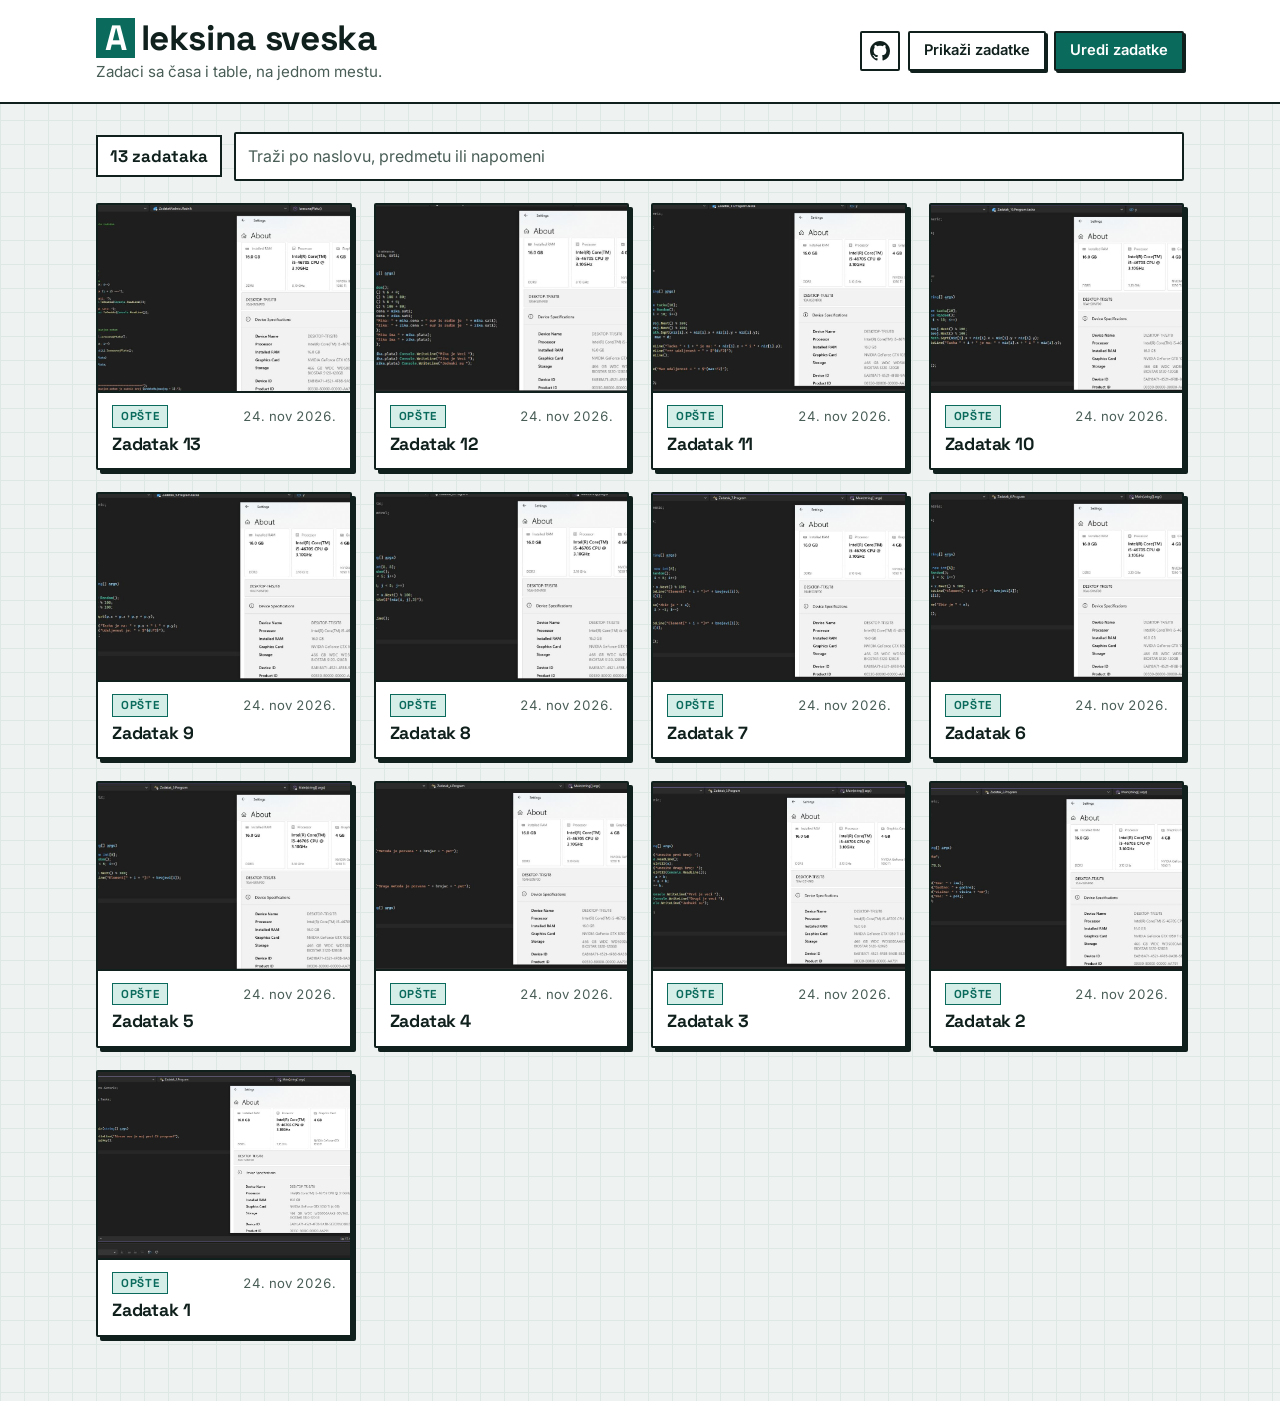
<file: index.html>
<!doctype html>
<html lang="sr">
<head>
  <meta charset="utf-8">
  <meta name="viewport" content="width=device-width, initial-scale=1">
  <title>Aleksina sveska</title>
  <meta name="color-scheme" content="light dark">
  <link rel="preconnect" href="https://fonts.googleapis.com">
  <link rel="preconnect" href="https://fonts.gstatic.com" crossorigin>
  <link rel="stylesheet" href="https://fonts.googleapis.com/css2?family=Inter:wght@400;500;600;700&family=Space+Grotesk:wght@500;700&display=swap">
  <link rel="stylesheet" href="style.css">
</head>
<body>
  <header class="site-head">
    <div class="wrap">
      <div class="brand">
        <h1><span class="mark">A</span>leksina sveska</h1>
        <p>Zadaci sa časa i table, na jednom mestu.</p>
      </div>
      <nav class="head-actions" aria-label="Glavna navigacija">
        <a class="btn" href="zadaci.html">Prikaži zadatke</a>
        <a class="btn btn-primary" href="upload.html">Uredi zadatke</a>
      </nav>
    </div>
  </header>

  <main class="wrap">
    <div class="toolbar" id="toolbar" hidden>
      <span class="count" id="count" aria-live="polite"></span>
      <label class="search">
        <span class="visually-hidden">Pretraga zadataka</span>
        <input type="search" id="search" placeholder="Traži po naslovu, predmetu ili napomeni" autocomplete="off">
      </label>
    </div>
    <div id="gallery"><p class="state" role="status">Učitavanje.</p></div>
  </main>

  <div class="lightbox" id="lightbox" role="dialog" aria-modal="true" aria-labelledby="lbTitle" hidden>
    <div class="lb-bar">
      <div class="lb-info">
        <h2 id="lbTitle"></h2>
        <div class="lb-meta"><span class="tag" id="lbSubject"></span><span id="lbDate"></span></div>
      </div>
      <div class="lb-tools">
        <button type="button" class="lb-btn" data-act="out" aria-label="Umanji">−</button>
        <span class="lb-zoom" id="lbZoom" aria-live="polite">100%</span>
        <button type="button" class="lb-btn" data-act="in" aria-label="Uvećaj">+</button>
        <button type="button" class="lb-btn" data-act="fit">Uklopi</button>
        <a class="lb-btn" id="lbOriginal" target="_blank" rel="noopener">Original</a>
        <button type="button" class="lb-btn" data-act="close" id="lbClose" aria-label="Zatvori">×</button>
      </div>
    </div>
    <div class="lb-stage" id="lbStage">
      <img class="lb-img" id="lbImg" alt="" draggable="false">
    </div>
    <div class="lb-foot">
      <p class="lb-note" id="lbNote" hidden></p>
      <p class="lb-hint">Točkić, dupli klik ili + / − za zum · prevuci za pomeranje · Esc zatvara</p>
    </div>
  </div>

  <script src="config.js"></script>
  <script src="common.js"></script>
  <script>
  "use strict";
  (function () {
    const gallery = document.getElementById("gallery");
    const toolbar = document.getElementById("toolbar");
    const countEl = document.getElementById("count");
    const search = document.getElementById("search");
    let entries = [];

    function state(text, kind) {
      gallery.innerHTML = '<p class="state' + (kind === "error" ? " state-error" : "") + '" role="' +
        (kind === "error" ? "alert" : "status") + '">' + esc(text) + "</p>";
    }

    function render() {
      const q = norm(search.value.trim());
      const shown = entries
        .map((e, i) => ({ e, i }))
        .filter(({ e }) => !q || norm(e.title + " " + (e.subject || "") + " " + (e.note || "")).includes(q));

      countEl.textContent = q
        ? plural(shown.length, "zadatak", "zadatka", "zadataka") + " od " + entries.length
        : plural(entries.length, "zadatak", "zadatka", "zadataka");

      if (!shown.length) return state("Nijedan zadatak ne odgovara pretrazi.");
      gallery.innerHTML = '<div class="grid">' + shown.map(({ e, i }) =>
        '<div class="card" tabindex="0" role="button" data-i="' + i + '" aria-label="Otvori: ' + esc(e.title) + '">' +
          '<img class="card-img" src="' + esc(e.imagePath) + '" alt="" loading="lazy">' +
          '<div class="card-body">' +
            '<div class="card-top"><span class="tag">' + esc(e.subject || "Opšte") + '</span>' +
            '<span class="date">' + esc(fmtDate(e.createdAt)) + "</span></div>" +
            '<h2 class="card-title">' + esc(e.title) + "</h2>" +
          "</div></div>").join("") + "</div>";
    }

    function openFromEvent(ev) {
      const card = ev.target.closest("[data-i]");
      if (card) Lightbox.open(entries[Number(card.dataset.i)], card);
    }
    gallery.addEventListener("click", openFromEvent);
    gallery.addEventListener("keydown", (ev) => {
      if (ev.key === "Enter" || ev.key === " ") {
        if (!ev.target.matches("[data-i]")) return;
        ev.preventDefault();
        openFromEvent(ev);
      }
    });
    search.addEventListener("input", render);

    /* ---------- Lightbox ---------- */
    const Lightbox = (function () {
      const box = document.getElementById("lightbox");
      const stage = document.getElementById("lbStage");
      const img = document.getElementById("lbImg");
      const zoomEl = document.getElementById("lbZoom");
      const closeBtn = document.getElementById("lbClose");
      const MIN = 1, MAX = 8;

      // z je zum u odnosu na "uklopljeno" (1 = 100%). base je razmera koja sliku uklapa
      // u prostor, nikad veća od 1, pa 100% nikad ne uvećava sliku iznad prirodne veličine.
      let natW = 0, natH = 0, base = 1, z = 1, x = 0, y = 0;
      let opener = null;
      const pointers = new Map();
      let last = null, moved = false;

      const scale = () => base * z;

      function clamp() {
        const w = natW * scale(), h = natH * scale();
        const sw = stage.clientWidth, sh = stage.clientHeight;
        x = w <= sw ? (sw - w) / 2 : Math.min(0, Math.max(sw - w, x));
        y = h <= sh ? (sh - h) / 2 : Math.min(0, Math.max(sh - h, y));
      }

      function apply() {
        clamp();
        img.style.transform = "translate(" + x + "px," + y + "px) scale(" + scale() + ")";
        zoomEl.textContent = Math.round(z * 100) + "%";
      }

      function fit() {
        if (!natW) return;
        base = Math.min(stage.clientWidth / natW, stage.clientHeight / natH, 1);
        z = 1;
        apply();
      }

      /** Zum oko tačke (px, py) u koordinatama prostora: ta tačka slike ostaje na mestu. */
      function zoomAt(newZ, px, py) {
        newZ = Math.min(MAX, Math.max(MIN, newZ));
        const k = newZ / z;
        x = px - (px - x) * k;
        y = py - (py - y) * k;
        z = newZ;
        apply();
      }

      const center = () => [stage.clientWidth / 2, stage.clientHeight / 2];
      function local(ev) {
        const r = stage.getBoundingClientRect();
        return [ev.clientX - r.left, ev.clientY - r.top];
      }

      stage.addEventListener("wheel", (ev) => {
        ev.preventDefault();
        const [px, py] = local(ev);
        zoomAt(ev.deltaY < 0 ? z * 1.18 : z / 1.18, px, py);
      }, { passive: false });

      // Trenutno stanje prstiju: sredina i razmak (za pinch). Pamti se pri svakom
      // pritisku i podizanju, pa prvi pokret ne gubi korak i nema skoka.
      function snapshot() {
        const pts = [...pointers.values()];
        if (!pts.length) return null;
        if (pts.length === 1) return { n: 1, mx: pts[0][0], my: pts[0][1], d: 0 };
        const [a, b] = pts;
        return { n: 2, mx: (a[0] + b[0]) / 2, my: (a[1] + b[1]) / 2, d: Math.hypot(a[0] - b[0], a[1] - b[1]) };
      }

      stage.addEventListener("pointerdown", (ev) => {
        try { stage.setPointerCapture(ev.pointerId); } catch (_) { /* pointer već nestao */ }
        if (!pointers.size) moved = false;
        pointers.set(ev.pointerId, local(ev));
        last = snapshot();
        stage.classList.add("dragging");
      });

      stage.addEventListener("pointermove", (ev) => {
        if (!pointers.has(ev.pointerId)) return;
        pointers.set(ev.pointerId, local(ev));
        const cur = snapshot();
        if (last && last.n === cur.n) {
          const dx = cur.mx - last.mx, dy = cur.my - last.my;
          if (Math.abs(dx) + Math.abs(dy) > 2) moved = true;
          x += dx; y += dy;
          if (cur.n === 2 && last.d > 0) zoomAt(z * (cur.d / last.d), cur.mx, cur.my);
          else apply();
        }
        last = cur;
      });

      function release(ev) {
        pointers.delete(ev.pointerId);
        last = snapshot(); // preostali prst nastavlja prevlačenje bez skoka
        if (!pointers.size) stage.classList.remove("dragging");
      }
      stage.addEventListener("pointerup", release);
      stage.addEventListener("pointercancel", release);

      stage.addEventListener("dblclick", (ev) => {
        if (moved) { moved = false; return; }
        if (z > 1.05) return fit();
        const [px, py] = local(ev);
        zoomAt(2.6, px, py);
      });

      box.addEventListener("click", (ev) => {
        const btn = ev.target.closest("[data-act]");
        if (!btn) return;
        const [cx, cy] = center();
        const act = btn.dataset.act;
        if (act === "in") zoomAt(z * 1.35, cx, cy);
        else if (act === "out") zoomAt(z / 1.35, cx, cy);
        else if (act === "fit") fit();
        else if (act === "close") close();
      });

      function onKey(ev) {
        const [cx, cy] = center();
        if (ev.key === "Escape") { ev.preventDefault(); close(); }
        else if (ev.key === "+" || ev.key === "=") { ev.preventDefault(); zoomAt(z * 1.3, cx, cy); }
        else if (ev.key === "-" || ev.key === "_") { ev.preventDefault(); zoomAt(z / 1.3, cx, cy); }
        else if (ev.key === "0") { ev.preventDefault(); fit(); }
        else if (ev.key === "Tab") trapFocus(ev);
      }

      function trapFocus(ev) {
        const items = [...box.querySelectorAll("button, a[href]")].filter((n) => n.offsetParent !== null);
        if (!items.length) return;
        const first = items[0], lastItem = items[items.length - 1];
        if (ev.shiftKey && document.activeElement === first) { ev.preventDefault(); lastItem.focus(); }
        else if (!ev.shiftKey && document.activeElement === lastItem) { ev.preventDefault(); first.focus(); }
      }

      function open(e, from) {
        opener = from || null;
        document.getElementById("lbTitle").textContent = e.title;
        document.getElementById("lbSubject").textContent = e.subject || "Opšte";
        document.getElementById("lbDate").textContent = fmtDate(e.createdAt);
        const note = document.getElementById("lbNote");
        note.textContent = e.note || "";
        note.hidden = !e.note;
        document.getElementById("lbOriginal").href = e.imagePath;

        natW = natH = 0;
        img.style.transform = "scale(0)";
        img.onload = () => { natW = img.naturalWidth; natH = img.naturalHeight; fit(); };
        img.alt = e.title;
        img.src = e.imagePath;

        box.hidden = false;
        document.body.classList.add("no-scroll");
        document.addEventListener("keydown", onKey);
        window.addEventListener("resize", fit);
        if (img.complete && img.naturalWidth) img.onload();
        closeBtn.focus();
      }

      function close() {
        box.hidden = true;
        document.body.classList.remove("no-scroll");
        document.removeEventListener("keydown", onKey);
        window.removeEventListener("resize", fit);
        pointers.clear();
        img.onload = null;
        img.removeAttribute("src");
        if (opener && opener.isConnected) opener.focus();
        opener = null;
      }

      return { open };
    })();

    mountGithubLink();
    loadEntries().then((list) => {
      entries = list;
      if (!entries.length) return state("Nema još nijednog zadatka.");
      toolbar.hidden = false;
      render();
    }).catch(() => state("Ne mogu da učitam svesku. Osveži stranicu za koji trenutak.", "error"));
  })();
  </script>
</body>
</html>
</file>
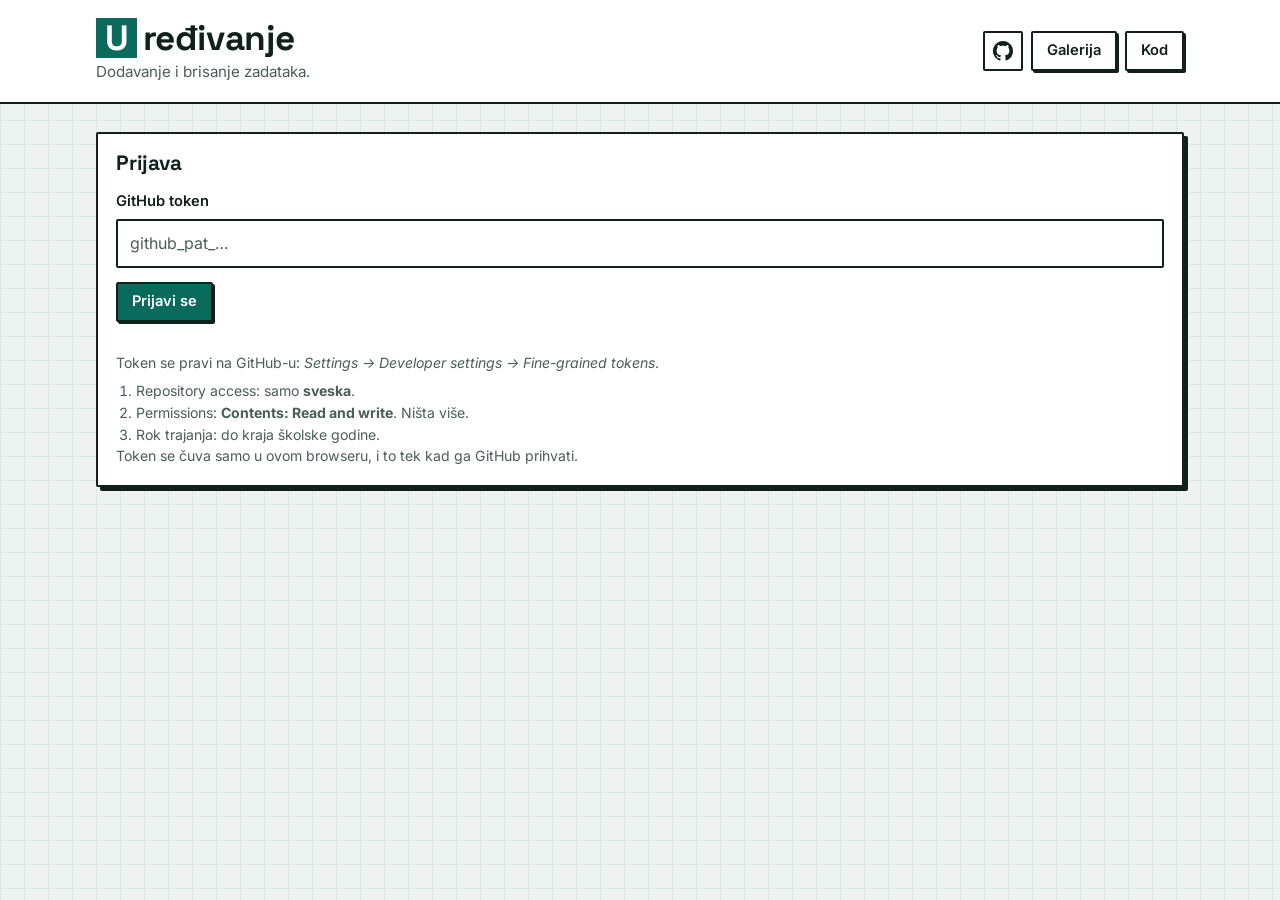
<file: upload.html>
<!doctype html>
<html lang="sr">
<head>
  <meta charset="utf-8">
  <meta name="viewport" content="width=device-width, initial-scale=1">
  <title>Uređivanje · Aleksina sveska</title>
  <meta name="color-scheme" content="light dark">
  <meta name="robots" content="noindex">
  <link rel="preconnect" href="https://fonts.googleapis.com">
  <link rel="preconnect" href="https://fonts.gstatic.com" crossorigin>
  <link rel="stylesheet" href="https://fonts.googleapis.com/css2?family=Inter:wght@400;500;600;700&family=JetBrains+Mono:wght@400;500&family=Space+Grotesk:wght@500;700&display=swap">
  <link rel="stylesheet" href="style.css">
</head>
<body>
  <header class="site-head">
    <div class="wrap">
      <div class="brand">
        <h1><span class="mark">U</span>ređivanje</h1>
        <p>Dodavanje i brisanje zadataka.</p>
      </div>
      <nav class="head-actions" aria-label="Glavna navigacija">
        <a class="btn" href="index.html">Galerija</a>
        <a class="btn" href="zadaci.html">Kod</a>
      </nav>
    </div>
  </header>

  <main class="wrap">
    <!-- Prijava -->
    <section class="panel" id="loginBox" aria-labelledby="loginTitle">
      <h2 id="loginTitle">Prijava</h2>
      <form id="loginForm" novalidate>
        <div class="field">
          <label for="tokenInput">GitHub token</label>
          <input type="password" id="tokenInput" autocomplete="off" spellcheck="false" placeholder="github_pat_…" required>
        </div>
        <button type="submit" class="btn btn-primary" id="loginBtn">Prijavi se</button>
        <p class="msg" id="loginMsg" role="status"></p>
      </form>
      <div class="help">
        Token se pravi na GitHub-u: <em>Settings → Developer settings → Fine-grained tokens</em>.
        <ol>
          <li>Repository access: samo <strong>sveska</strong>.</li>
          <li>Permissions: <strong>Contents: Read and write</strong>. Ništa više.</li>
          <li>Rok trajanja: do kraja školske godine.</li>
        </ol>
        Token se čuva samo u ovom browseru, i to tek kad ga GitHub prihvati.
      </div>
    </section>

    <!-- Uređivanje -->
    <div id="editor" hidden>
      <div class="row row-between section-bottom">
        <p class="msg ok" id="whoami">Prijavljen.</p>
        <button type="button" class="btn btn-sm btn-danger" id="logoutBtn">Odjavi se sa ovog uređaja</button>
      </div>

      <div class="columns">
        <!-- Novi zadatak sa slikom -->
        <section class="panel" aria-labelledby="imgFormTitle">
          <h2 id="imgFormTitle">Novi zadatak sa slikom</h2>
          <form id="imgForm" novalidate>
            <fieldset class="bare" id="imgFieldset">
              <div class="field">
                <label for="imgTitle">Naslov</label>
                <input type="text" id="imgTitle" maxlength="120" required>
              </div>
              <div class="field">
                <label for="imgSubject">Predmet <span class="hint">(opciono)</span></label>
                <input type="text" id="imgSubject" maxlength="60" placeholder="Opšte">
              </div>
              <div class="field">
                <label for="imgNote">Napomena <span class="hint">(opciono)</span></label>
                <textarea id="imgNote" maxlength="2000"></textarea>
              </div>
              <div class="field">
                <span class="label" id="imgLabel">Slika</span>
                <input type="file" id="imgFile" class="visually-hidden" accept="image/*" aria-labelledby="imgLabel">
                <div class="row"><button type="button" class="btn" id="imgPick">Izaberi sliku</button></div>
                <div class="preview" id="imgPreview" hidden>
                  <img id="imgPreviewImg" alt="Pregled izabrane slike">
                  <button type="button" class="remove" id="imgClear" aria-label="Ukloni sliku">×</button>
                </div>
                <p class="hint" id="imgInfo" aria-live="polite"></p>
              </div>
              <button type="submit" class="btn btn-primary" id="imgSave">Sačuvaj zadatak</button>
            </fieldset>
            <p class="msg" id="imgMsg" role="status"></p>
          </form>
        </section>

        <!-- Novi zadatak sa kodom -->
        <section class="panel" aria-labelledby="codeFormTitle">
          <h2 id="codeFormTitle">Novi zadatak sa kodom</h2>
          <form id="codeForm" novalidate>
            <fieldset class="bare" id="codeFieldset">
              <div class="field">
                <label for="codeTitle">Naslov <span class="hint">(opciono)</span></label>
                <input type="text" id="codeTitle" maxlength="120" placeholder="Zadatak">
              </div>
              <div class="field">
                <label for="codeNote">Napomena <span class="hint">(opciono)</span></label>
                <textarea id="codeNote" maxlength="2000"></textarea>
              </div>
              <div class="field">
                <span class="label">Kod</span>
                <input type="file" id="codeDir" class="visually-hidden" webkitdirectory multiple tabindex="-1" aria-hidden="true">
                <input type="file" id="codeFiles" class="visually-hidden" multiple tabindex="-1" aria-hidden="true">
                <div class="row">
                  <button type="button" class="btn" id="pickDir">Izaberi folder</button>
                  <button type="button" class="btn" id="pickFiles">Izaberi fajlove</button>
                </div>
                <ul class="pick-list" id="pickList" hidden></ul>
                <p class="hint" id="pickMsg" aria-live="polite">Može ceo Visual Studio folder: bin, obj i ostalo se preskače.</p>
              </div>
              <button type="submit" class="btn btn-primary" id="codeSave">Sačuvaj kod</button>
            </fieldset>
            <p class="msg" id="codeMsg" role="status"></p>
          </form>
        </section>
      </div>

      <!-- Lista zadataka sa slikom -->
      <section class="panel section-gap" aria-labelledby="imgListTitle">
        <div class="row row-between section-bottom">
          <h2 id="imgListTitle">Zadaci sa slikom</h2>
          <div class="row">
            <span class="count" id="imgCount"></span>
            <button type="button" class="btn btn-sm" id="imgRefresh">Osveži listu</button>
          </div>
        </div>
        <p class="msg" id="imgListMsg" role="status"></p>
        <div id="imgList"></div>
      </section>

      <!-- Lista zadataka sa kodom -->
      <section class="panel section-gap" aria-labelledby="codeListTitle">
        <div class="row row-between section-bottom">
          <h2 id="codeListTitle">Zadaci sa kodom</h2>
          <div class="row">
            <span class="count" id="codeCount"></span>
            <button type="button" class="btn btn-sm" id="codeRefresh">Osveži listu</button>
          </div>
        </div>
        <p class="msg" id="codeListMsg" role="status"></p>
        <div id="codeList"></div>
      </section>
    </div>
  </main>

  <script src="config.js"></script>
  <script src="common.js"></script>
  <script>
  "use strict";
  (function () {
    const $ = (id) => document.getElementById(id);
    const TOKEN_KEY = "sveska_aleksa_gh_token";
    let token = "";

    // localStorage može da baci izuzetak (privatni prozor, blokirani podaci).
    const store = {
      get() { try { return localStorage.getItem(TOKEN_KEY) || ""; } catch (_) { return ""; } },
      set(t) { try { localStorage.setItem(TOKEN_KEY, t); } catch (_) { /* važi do zatvaranja */ } },
      clear() { try { localStorage.removeItem(TOKEN_KEY); } catch (_) { /* nema šta */ } }
    };

    const sleep = (ms) => new Promise((r) => setTimeout(r, ms));

    function setMsg(el, text, kind) {
      el.textContent = text || "";
      el.className = "msg" + (kind ? " " + kind : "");
    }

    /* ================= GitHub API ================= */

    class GhError extends Error {
      constructor(status, message) { super(message); this.status = status; }
    }

    /** Kratka poruka iz GitHub-ovog JSON odgovora, ako postoji. */
    function ghMessage(body) {
      try { return String(JSON.parse(body).message || "").slice(0, 160); } catch (_) { return ""; }
    }

    function ghError(status, body) {
      if (status === 401) return "Token je istekao ili nije ispravan.";
      if (status === 403) return /rate limit/i.test(body)
        ? "GitHub je privremeno ograničio broj zahteva. Pokušaj za nekoliko minuta."
        : "Token nema dozvolu za pisanje. Treba mu Contents: Read and write, a fine-grained token mora da napravi vlasnik repoa (" +
          SITE.owner + ")." + (ghMessage(body) ? " GitHub kaže: " + ghMessage(body) : "");
      if (status === 404) return "Repo " + SITE.owner + "/" + SITE.repo + " nije nađen, ili token nema pristup njemu.";
      if (status === 409 || status === 422) return "Fajl je u međuvremenu promenjen. Pokušaj ponovo.";
      return "GitHub greška " + status + (body ? ": " + body.slice(0, 160) : "");
    }

    async function gh(path, opts) {
      const o = opts || {};
      const headers = {
        Authorization: "Bearer " + (o.auth || token),
        Accept: "application/vnd.github+json",
        "X-GitHub-Api-Version": "2022-11-28"
      };
      if (o.body) headers["Content-Type"] = "application/json";
      let res;
      try {
        res = await fetch(SITE.apiBase + path, {
          method: o.method || "GET", headers, cache: "no-store",
          body: o.body ? JSON.stringify(o.body) : undefined
        });
      } catch (_) {
        throw new GhError(0, "Nema veze sa GitHub-om. Proveri internet.");
      }
      if (!res.ok) {
        const text = await res.text().catch(() => "");
        throw new GhError(res.status, ghError(res.status, text));
      }
      return res.status === 204 ? null : res.json();
    }

    function decodeBase64Utf8(b64) {
      const bin = atob(b64.replace(/\s/g, ""));
      return new TextDecoder().decode(Uint8Array.from(bin, (c) => c.charCodeAt(0)));
    }

    const headCommit = async () => (await gh("/git/ref/heads/" + SITE.branch)).object.sha;

    async function readJsonAt(path, ref) {
      let file;
      try {
        file = await gh("/contents/" + path + "?ref=" + ref);
      } catch (e) {
        if (e.status === 404) return []; // nema fajla = nema zadataka
        throw e;
      }
      // Contents API ne vraća sadržaj fajlova većih od 1 MB; tada ide preko bloba.
      const b64 = file.content ? file.content : (await gh("/git/blobs/" + file.sha)).content;
      const data = JSON.parse(decodeBase64Utf8(b64));
      if (!Array.isArray(data)) throw new Error(path + " nije niz.");
      return data;
    }

    /** Indeks direktno iz repoa (ne sa Pages), plus SHA commita na kom je pročitan. */
    async function readIndex(path) {
      const sha = await headCommit();
      return { entries: await readJsonAt(path, sha), sha };
    }

    /**
     * Jedan atomski commit za oba tipa zadataka.
     * build(entries) vraća { entries, files }, gde je fajl
     *   { path, content: "tekst" }  – tekstualni fajl
     *   { path, base64: "..." }     – binarni fajl (slika), ide kao blob
     *   { path, content: null }     – brisanje
     * Ref se pomera bez force; ako je u međuvremenu stigao drugi commit (409/422),
     * sve se ponavlja nad novim stanjem, do 4 pokušaja.
     */
    async function commitChanges(indexPath, build, message, onPhase) {
      const phase = onPhase || (() => {});
      const blobs = new Map(); // isti blob se ne šalje ponovo pri novom pokušaju
      for (let attempt = 1; ; attempt++) {
        try {
          phase("Čitam repo…");
          const parent = await headCommit();
          const baseTree = (await gh("/git/commits/" + parent)).tree.sha;
          const next = build(await readJsonAt(indexPath, parent));

          const tree = [{ path: indexPath, mode: "100644", type: "blob", content: JSON.stringify(next.entries, null, 2) + "\n" }];

          // Brisanje putanje koje nema u repou GitHub odbija, pa se brišu samo postojeće.
          let existing = null;
          if (next.files.some((f) => f.content === null)) {
            const t = await gh("/git/trees/" + baseTree + "?recursive=1");
            if (!t.truncated) existing = new Set(t.tree.map((n) => n.path));
          }

          for (const f of next.files) {
            if (f.content === null) {
              if (!existing || existing.has(f.path)) tree.push({ path: f.path, mode: "100644", type: "blob", sha: null });
            } else if (f.base64 !== undefined) {
              phase("Šaljem sliku…");
              let sha = blobs.get(f.path);
              if (!sha) {
                sha = (await gh("/git/blobs", { method: "POST", body: { content: f.base64, encoding: "base64" } })).sha;
                blobs.set(f.path, sha);
              }
              tree.push({ path: f.path, mode: "100644", type: "blob", sha });
            } else {
              tree.push({ path: f.path, mode: "100644", type: "blob", content: f.content });
            }
          }

          phase("Pravim commit…");
          const newTree = await gh("/git/trees", { method: "POST", body: { base_tree: baseTree, tree } });
          const commit = await gh("/git/commits", { method: "POST", body: { message, tree: newTree.sha, parents: [parent] } });
          await gh("/git/refs/heads/" + SITE.branch, { method: "PATCH", body: { sha: commit.sha, force: false } });
          return commit.sha;
        } catch (e) {
          if ((e.status === 409 || e.status === 422) && attempt < 4) {
            await sleep(250 * attempt);
            continue;
          }
          throw e;
        }
      }
    }

    const newId = () => String(Date.now()) + "-" + Math.random().toString(36).slice(2, 8);

    const rawUrl = (sha, path) => "https://raw.githubusercontent.com/" + SITE.owner + "/" + SITE.repo + "/" + sha + "/" +
      path.split("/").map(encodeURIComponent).join("/");

    /** Dugme za snimanje: spinner + faza, pa vraćanje natpisa. */
    function busy(btn, on, text) {
      if (on) {
        btn.dataset.label = btn.dataset.label || btn.textContent;
        btn.innerHTML = '<span class="spinner" aria-hidden="true"></span><span>' + esc(text) + "</span>";
      } else {
        btn.textContent = btn.dataset.label;
      }
    }

    /* ================= Liste (jedna funkcija za oba tipa) ================= */

    const byNewest = (a, b) => (b.createdAt || 0) - (a.createdAt || 0);

    function listState(el, text, kind) {
      el.innerHTML = '<p class="state' + (kind === "error" ? " state-error" : "") + '">' + esc(text) + "</p>";
    }

    const lists = {
      img: {
        path: "entries.json",
        isValid: isValidEntry,
        listEl: $("imgList"), countEl: $("imgCount"), msgEl: $("imgListMsg"),
        count: (n) => plural(n, "zadatak", "zadatka", "zadataka"),
        empty: "Nema još nijednog zadatka sa slikom.",
        wrap: "thumbs",
        row: (e, sha) =>
          '<div class="thumb">' +
            '<img src="' + esc(rawUrl(sha, e.imagePath)) + '" alt="" loading="lazy">' +
            '<div class="thumb-body"><strong>' + esc(e.title) + "</strong>" +
            '<div class="row"><span class="tag">' + esc(e.subject || "Opšte") + '</span><span class="date">' + esc(fmtDate(e.createdAt)) + "</span></div>" +
            '<button type="button" class="btn btn-sm btn-danger" data-act="del" data-id="' + esc(e.id) + '">Obriši</button></div>' +
          "</div>",
        filesOf: (e) => [e.imagePath],
        removeMsg: (e) => "Ukloni zadatak sa slikom: " + e.title,
        items: []
      },
      code: {
        path: "kod.json",
        isValid: isValidCode,
        listEl: $("codeList"), countEl: $("codeCount"), msgEl: $("codeListMsg"),
        count: (n) => "Kod: " + n,
        empty: "Nema još nijednog zadatka sa kodom.",
        wrap: "list",
        row: (e) => {
          const files = codeFiles(e);
          const label = files.length > 1 ? plural(files.length, "fajl", "fajla", "fajlova") : files[0].name;
          return '<div class="list-row"><div class="grow"><strong>' + esc(e.title) + "</strong>" +
            '<div class="row"><span class="tag">' + esc(label) + '</span><span class="date">' + esc(fmtDate(e.createdAt)) + "</span></div></div>" +
            '<button type="button" class="btn btn-sm btn-danger" data-act="del" data-id="' + esc(e.id) + '">Obriši</button></div>';
        },
        filesOf: (e) => codeFiles(e).map((f) => f.path),
        removeMsg: (e) => "Ukloni zadatak sa kodom: " + e.title,
        items: []
      }
    };

    async function refreshList(cfg) {
      listState(cfg.listEl, "Učitavanje.");
      try {
        const { entries, sha } = await readIndex(cfg.path);
        cfg.items = entries.filter(cfg.isValid).sort(byNewest); // najnovije prvo, kao galerija
        cfg.countEl.textContent = cfg.count(cfg.items.length);
        if (!cfg.items.length) return listState(cfg.listEl, cfg.empty);
        cfg.listEl.innerHTML = '<div class="' + cfg.wrap + '">' + cfg.items.map((e) => cfg.row(e, sha)).join("") + "</div>";
      } catch (e) {
        cfg.countEl.textContent = "";
        listState(cfg.listEl, e.message, "error");
      }
    }

    async function removeEntry(cfg, btn) {
      const entry = cfg.items.find((e) => e.id === btn.dataset.id);
      if (!entry || !confirm("Obrisati „" + entry.title + "“? Ovo ne može da se vrati.")) return;
      btn.disabled = true;
      busy(btn, true, "Brišem…");
      setMsg(cfg.msgEl, "");
      try {
        await commitChanges(cfg.path, (entries) => ({
          entries: entries.filter((e) => e.id !== entry.id),
          files: cfg.filesOf(entry).map((path) => ({ path, content: null }))
        }), cfg.removeMsg(entry));
        setMsg(cfg.msgEl, "Obrisano: " + entry.title, "ok");
        await refreshList(cfg);
      } catch (e) {
        btn.disabled = false;
        busy(btn, false);
        setMsg(cfg.msgEl, e.message, "err");
      }
    }

    Object.values(lists).forEach((cfg) => {
      cfg.listEl.addEventListener("click", (ev) => {
        const btn = ev.target.closest('[data-act="del"]');
        if (btn && !btn.disabled) removeEntry(cfg, btn);
      });
    });
    $("imgRefresh").addEventListener("click", () => refreshList(lists.img));
    $("codeRefresh").addEventListener("click", () => refreshList(lists.code));

    /* ================= Prijava ================= */

    function showEditor() {
      $("loginBox").hidden = true;
      $("editor").hidden = false;
      refreshList(lists.img);
      refreshList(lists.code);
    }

    $("loginForm").addEventListener("submit", async (ev) => {
      ev.preventDefault();
      const t = $("tokenInput").value.trim();
      const msg = $("loginMsg");
      if (!t) return setMsg(msg, "Unesi token.", "err");
      const btn = $("loginBtn");
      btn.disabled = true;
      setMsg(msg, "Proveravam token…");
      try {
        await gh("", { auth: t }); // GET SITE.apiBase
        token = t;
        store.set(t); // čuva se tek kad GitHub prihvati token
        $("tokenInput").value = "";
        setMsg(msg, "");
        showEditor();
      } catch (e) {
        setMsg(msg, e.message + " Token nije sačuvan.", "err");
      } finally {
        btn.disabled = false;
      }
    });

    $("logoutBtn").addEventListener("click", () => {
      if (!confirm("Odjaviti se sa ovog uređaja? Token će biti obrisan iz browsera.")) return;
      store.clear();
      location.reload();
    });

    /* ================= Novi zadatak sa slikom ================= */

    let image = null; // { blob, base64, url }

    function clearImage() {
      if (image) URL.revokeObjectURL(image.url);
      image = null;
      $("imgFile").value = "";
      $("imgPreview").hidden = true;
      $("imgPreviewImg").removeAttribute("src");
      $("imgInfo").textContent = "";
    }

    async function compressImage(file) {
      const src = URL.createObjectURL(file);
      try {
        const img = await new Promise((resolve, reject) => {
          const i = new Image();
          i.onload = () => resolve(i);
          i.onerror = () => reject(new Error("Browser ne može da pročita ovu sliku. Probaj JPG ili PNG."));
          i.src = src;
        });
        const k = Math.min(1, 1400 / Math.max(img.naturalWidth, img.naturalHeight));
        const w = Math.max(1, Math.round(img.naturalWidth * k));
        const h = Math.max(1, Math.round(img.naturalHeight * k));
        const canvas = document.createElement("canvas");
        canvas.width = w;
        canvas.height = h;
        const ctx = canvas.getContext("2d");
        ctx.fillStyle = "#ffffff"; // bela pozadina umesto PNG providnosti (JPEG je nema)
        ctx.fillRect(0, 0, w, h);
        ctx.drawImage(img, 0, 0, w, h);
        return await new Promise((resolve, reject) =>
          canvas.toBlob((b) => (b ? resolve(b) : reject(new Error("Kompresija slike nije uspela."))), "image/jpeg", 0.75));
      } finally {
        URL.revokeObjectURL(src);
      }
    }

    const blobToBase64 = (blob) => new Promise((resolve, reject) => {
      const r = new FileReader();
      r.onload = () => resolve(String(r.result).split(",")[1]);
      r.onerror = () => reject(new Error("Ne mogu da pročitam sliku."));
      r.readAsDataURL(blob);
    });

    $("imgPick").addEventListener("click", () => $("imgFile").click());
    $("imgClear").addEventListener("click", () => { clearImage(); $("imgPick").focus(); });

    $("imgFile").addEventListener("change", async () => {
      const file = $("imgFile").files[0];
      if (!file) return;
      if (image) URL.revokeObjectURL(image.url);
      image = null;
      $("imgInfo").textContent = "Pripremam sliku…";
      try {
        const blob = await compressImage(file);
        image = { blob, base64: await blobToBase64(blob), url: URL.createObjectURL(blob) };
        $("imgPreviewImg").src = image.url;
        $("imgPreview").hidden = false;
        $("imgInfo").textContent = "Spremno, oko " + Math.max(1, Math.round(blob.size / 1024)) + " KB.";
      } catch (e) {
        clearImage();
        $("imgInfo").textContent = e.message;
      }
    });

    let imgMsgTimer = 0;
    $("imgForm").addEventListener("submit", async (ev) => {
      ev.preventDefault();
      const msg = $("imgMsg");
      clearTimeout(imgMsgTimer);
      const title = $("imgTitle").value.trim();
      if (!title) { setMsg(msg, "Naslov je obavezan.", "err"); return $("imgTitle").focus(); }
      if (!image) { setMsg(msg, "Izaberi sliku.", "err"); return $("imgPick").focus(); }

      const id = newId();
      const entry = {
        id,
        title,
        subject: $("imgSubject").value.trim() || "Opšte",
        note: $("imgNote").value.trim(),
        imagePath: "images/" + id + ".jpg",
        createdAt: Date.now()
      };
      const btn = $("imgSave");
      $("imgFieldset").disabled = true;
      setMsg(msg, "");
      try {
        await commitChanges("entries.json", (entries) => ({
          entries: entries.concat(entry),
          files: [{ path: entry.imagePath, base64: image.base64 }]
        }), "Dodaj zadatak sa slikom: " + title, (p) => busy(btn, true, p));
        $("imgForm").reset();
        clearImage();
        setMsg(msg, "Sačuvano.", "ok");
        imgMsgTimer = setTimeout(() => setMsg(msg, ""), 4000);
        refreshList(lists.img);
      } catch (e) {
        setMsg(msg, e.message + " Ništa nije sačuvano.", "err");
      } finally {
        busy(btn, false);
        $("imgFieldset").disabled = false;
      }
    });

    /* ================= Novi zadatak sa kodom ================= */

    const CODE_EXT = new Set("cs vb fs c h cpp hpp cc java kt py js ts jsx tsx html css sql php go rs rb swift sh ps1".split(" "));
    const SKIP_DIRS = new Set("bin obj debug release x64 packages properties .vs .vscode .idea .git node_modules __pycache__ venv .venv".split(" "));
    const MAX_FILES = 30, MAX_BYTES = 500 * 1024;
    const ENTRY_POINT = /^(program|main|index|app)\.[^.]+$/i;

    const extOf = (name) => (name.includes(".") ? name.split(".").pop().toLowerCase() : "");

    /** zadatak1/zadatak1/Program.cs → Program.cs (zajednički početni folderi se skidaju). */
    function stripCommonDirs(items) {
      while (items.length && items.every((i) => i.parts.length > 1 && i.parts[0] === items[0].parts[0])) {
        items.forEach((i) => i.parts.shift());
      }
    }

    async function readCodePick(fileList) {
      const all = Array.from(fileList);
      const picked = [];
      let skipped = 0;
      for (const file of all) {
        const parts = (file.webkitRelativePath || file.name).replace(/\\/g, "/").split("/").filter(Boolean);
        const dirs = parts.slice(0, -1);
        if (dirs.some((d) => SKIP_DIRS.has(d.toLowerCase())) || !CODE_EXT.has(extOf(parts[parts.length - 1]))) {
          skipped++;
          continue;
        }
        picked.push({ file, parts });
      }
      if (picked.length > MAX_FILES) throw new Error("Previše fajlova sa kodom (" + picked.length + "). Najviše " + MAX_FILES + ".");
      const bytes = picked.reduce((s, p) => s + p.file.size, 0);
      if (bytes > MAX_BYTES) throw new Error("Kod ima " + Math.round(bytes / 1024) + " KB. Najviše 500 KB ukupno.");

      const items = [];
      for (const p of picked) {
        const text = await p.file.text().catch(() => null);
        if (text === null || text.includes("\u0000")) { skipped++; continue; } // nečitljiv ili nije tekstualni
        items.push({ parts: p.parts, text });
      }
      const first = all[0] && all[0].webkitRelativePath;
      const folder = first ? first.split("/")[0] : "";
      stripCommonDirs(items);
      const files = items
        .map((i) => ({ name: i.parts.join("/"), text: i.text }))
        .sort((a, b) => {
          const ea = ENTRY_POINT.test(a.name.split("/").pop()) ? 0 : 1;
          const eb = ENTRY_POINT.test(b.name.split("/").pop()) ? 0 : 1;
          return ea - eb || a.name.localeCompare(b.name, "sr");
        });
      return { files, skipped, folder };
    }

    /** Putanja bezbedna za repo i URL: bez kvačica, samo A-Z a-z 0-9 . _ - */
    function safePath(name) {
      return name.split("/").map((seg) =>
        seg.normalize("NFD").replace(/[̀-ͯ]/g, "").replace(/[^A-Za-z0-9._-]/g, "-").replace(/^[-.]+/, "") || "fajl"
      ).join("/");
    }

    /** Dva imena mogu da daju istu bezbednu putanju ("a b.cs" i "a-b.cs"); drugo dobija sufiks. */
    function uniquePath(path, used) {
      let p = path, n = 2;
      const dot = path.lastIndexOf(".");
      while (used.has(p.toLowerCase())) {
        p = dot > path.lastIndexOf("/") ? path.slice(0, dot) + "-" + n + path.slice(dot) : path + "-" + n;
        n++;
      }
      used.add(p.toLowerCase());
      return p;
    }

    let codePick = null; // { files, skipped, folder }

    function defaultCodeTitle() {
      if (!codePick) return "Zadatak";
      if (codePick.folder) return codePick.folder;
      if (codePick.files.length === 1) return codePick.files[0].name;
      return "Zadatak";
    }

    function showPick() {
      const list = $("pickList");
      $("codeTitle").placeholder = defaultCodeTitle();
      if (!codePick) {
        list.hidden = true;
        list.innerHTML = "";
        return;
      }
      list.innerHTML = codePick.files.map((f) => "<li>" + esc(f.name) + "</li>").join("");
      list.hidden = !codePick.files.length;
    }

    async function onPick(input) {
      const msg = $("pickMsg");
      if (!input.files.length) return;
      try {
        const pick = await readCodePick(input.files);
        if (!pick.files.length) {
          codePick = null;
          setMsg(msg, "U izboru nema fajlova sa kodom (preskočeno: " + pick.skipped + ").", "err");
        } else {
          codePick = pick;
          setMsg(msg, plural(pick.files.length, "fajl", "fajla", "fajlova") + " sa kodom, preskočeno ostalih: " + pick.skipped + ".");
        }
      } catch (e) {
        codePick = null;
        setMsg(msg, e.message, "err");
      }
      input.value = "";
      showPick();
    }

    $("pickDir").addEventListener("click", () => $("codeDir").click());
    $("pickFiles").addEventListener("click", () => $("codeFiles").click());
    $("codeDir").addEventListener("change", () => onPick($("codeDir")));
    $("codeFiles").addEventListener("change", () => onPick($("codeFiles")));

    let codeMsgTimer = 0;
    $("codeForm").addEventListener("submit", async (ev) => {
      ev.preventDefault();
      const msg = $("codeMsg");
      clearTimeout(codeMsgTimer);
      if (!codePick) { setMsg(msg, "Izaberi folder ili fajlove sa kodom.", "err"); return $("pickDir").focus(); }

      const id = newId();
      const title = $("codeTitle").value.trim() || defaultCodeTitle();
      const used = new Set();
      const files = codePick.files.map((f) => ({
        name: f.name,
        path: uniquePath("kod/" + id + "/" + safePath(f.name), used),
        text: f.text
      }));
      const entry = {
        id,
        title,
        note: $("codeNote").value.trim(),
        files: files.map((f) => ({ name: f.name, path: f.path })),
        createdAt: Date.now()
      };

      const btn = $("codeSave");
      $("codeFieldset").disabled = true;
      setMsg(msg, "");
      try {
        await commitChanges("kod.json", (entries) => ({
          entries: entries.concat(entry),
          files: files.map((f) => ({ path: f.path, content: f.text }))
        }), "Dodaj zadatak sa kodom: " + title, (p) => busy(btn, true, p));
        $("codeForm").reset();
        codePick = null;
        showPick();
        setMsg($("pickMsg"), "");
        setMsg(msg, "Sačuvano.", "ok");
        codeMsgTimer = setTimeout(() => setMsg(msg, ""), 4000);
        refreshList(lists.code);
      } catch (e) {
        setMsg(msg, e.message + " Ništa nije sačuvano.", "err");
      } finally {
        busy(btn, false);
        $("codeFieldset").disabled = false;
      }
    });

    /* ================= Start ================= */

    mountGithubLink();
    (async function init() {
      const saved = store.get();
      if (!saved) return;
      const msg = $("loginMsg");
      setMsg(msg, "Proveravam sačuvani token…");
      try {
        await gh("", { auth: saved });
        token = saved;
        setMsg(msg, "");
        showEditor();
      } catch (e) {
        if (e.status === 401) {
          store.clear();
          setMsg(msg, "Prethodni token više ne važi. Unesi novi.", "err");
        } else {
          setMsg(msg, e.message, "err");
        }
      }
    })();
  })();
  </script>
</body>
</html>
</file>
<file: style.css>
/* Aleksina sveska: "sveska na kockice".
   Jedan akcenat (teget-zelena), oštre ivice sa debelim mastilom i tvrdom senkom,
   Space Grotesk za naslove, Inter za tekst, JetBrains Mono za kod.
   Sve boje su tokeni ispod; nijedno pravilo ne sadrži boju direktno. */

:root {
  color-scheme: light;
  --bg: #eef3f1;
  --grid: #dde7e3;
  --surface: #ffffff;
  --surface-2: #f3f7f5;
  --text: #10201c;
  --muted: #4a5e58;
  --ink: #10201c;
  --line: #c6d4cf;
  --shadow: #10201c;
  --accent: #0a6b5c;
  --accent-hover: #075246;
  --accent-ink: #ffffff;
  --accent-soft: #d6eee8;
  --danger: #b42318;
  --danger-soft: #fde9e7;
  --code-bg: #1d2422;
  --code-text: #e3ebe8;
  --code-line: #33403c;
  --code-accent: #4fd1b8;
  --overlay: rgba(6, 12, 10, 0.94);
  --lb-text: #eef4f2;
  --lb-muted: #b3c4bf;
  --lb-btn: rgba(255, 255, 255, 0.1);
  --lb-btn-hover: rgba(255, 255, 255, 0.2);

  --font-head: "Space Grotesk", system-ui, sans-serif;
  --font-body: "Inter", system-ui, -apple-system, "Segoe UI", sans-serif;
  --font-mono: "JetBrains Mono", ui-monospace, SFMono-Regular, Consolas, monospace;
  --radius: 2px;
  --border: 2px solid var(--ink);
  --lift: 4px 4px 0 var(--shadow);
  --lift-hover: 6px 6px 0 var(--shadow);
  --max: 1120px;
}

@media (prefers-color-scheme: dark) {
  :root {
    color-scheme: dark;
    --bg: #0d1412;
    --grid: #16201d;
    --surface: #141d1a;
    --surface-2: #1a2522;
    --text: #e3ece9;
    --muted: #9db1ab;
    --ink: #4c615a;
    --line: #2a3834;
    --shadow: #000000;
    --accent: #4fd1b8;
    --accent-hover: #7fe0cd;
    --accent-ink: #05211c;
    --accent-soft: #123630;
    --danger: #ff8b80;
    --danger-soft: #3b1714;
    --code-bg: #0a0f0e;
    --code-text: #dfe8e5;
    --code-line: #22302c;
    --code-accent: #4fd1b8;
  }
}

/* ---------- Osnova ---------- */

*, *::before, *::after { box-sizing: border-box; }

html { -webkit-text-size-adjust: 100%; }

body {
  margin: 0;
  min-height: 100vh;
  font: 400 16px/1.55 var(--font-body);
  color: var(--text);
  background-color: var(--bg);
  background-image:
    linear-gradient(var(--grid) 1px, transparent 1px),
    linear-gradient(90deg, var(--grid) 1px, transparent 1px);
  background-size: 24px 24px;
  overflow-wrap: anywhere;
}

body.no-scroll { overflow: hidden; }

h1, h2, h3 { font-family: var(--font-head); line-height: 1.15; margin: 0; letter-spacing: -0.01em; }

a { color: var(--accent); text-underline-offset: 3px; }
a:hover { color: var(--accent-hover); }

:focus-visible { outline: 3px solid var(--accent); outline-offset: 2px; }

.visually-hidden {
  position: absolute; width: 1px; height: 1px; margin: -1px; padding: 0;
  overflow: hidden; clip: rect(0 0 0 0); white-space: nowrap; border: 0;
}

[hidden] { display: none !important; }

.wrap { width: 100%; max-width: var(--max); margin: 0 auto; padding: 0 16px; }

/* ---------- Zaglavlje ---------- */

.site-head {
  border-bottom: var(--border);
  background: var(--surface);
}

.site-head .wrap {
  display: flex; flex-wrap: wrap; align-items: center; justify-content: space-between;
  gap: 12px 20px; padding-top: 18px; padding-bottom: 18px;
}

.brand h1 { font-size: clamp(1.6rem, 5vw, 2.2rem); font-weight: 700; }
.brand h1 .mark {
  display: inline-block; padding: 0 0.25em; margin-right: 0.15em;
  background: var(--accent); color: var(--accent-ink);
}
.brand p { margin: 2px 0 0; color: var(--muted); font-size: 0.95rem; }

.head-actions { display: flex; flex-wrap: wrap; align-items: center; gap: 8px; }

.icon-link {
  display: inline-grid; place-items: center; width: 40px; height: 40px;
  color: var(--text); border: var(--border); border-radius: var(--radius); background: var(--surface);
}
.icon-link:hover { color: var(--accent); }

main.wrap { padding-top: 28px; padding-bottom: 64px; }

/* ---------- Dugmad i polja ---------- */

.btn {
  display: inline-flex; align-items: center; justify-content: center; gap: 8px;
  min-height: 40px; padding: 8px 14px;
  font: 600 0.92rem/1.2 var(--font-body); text-decoration: none;
  color: var(--text); background: var(--surface);
  border: var(--border); border-radius: var(--radius);
  box-shadow: 2px 2px 0 var(--shadow);
  cursor: pointer; transition: transform 0.08s, box-shadow 0.08s;
}
.btn:hover { color: var(--text); transform: translate(-1px, -1px); box-shadow: 3px 3px 0 var(--shadow); }
.btn:active { transform: translate(2px, 2px); box-shadow: none; }
.btn:disabled { cursor: not-allowed; opacity: 0.55; transform: none; box-shadow: none; }

.btn-primary { background: var(--accent); color: var(--accent-ink); }
.btn-primary:hover { background: var(--accent-hover); color: var(--accent-ink); }

.btn-danger { color: var(--danger); }
.btn-danger:hover { color: var(--danger); background: var(--danger-soft); }

.btn-sm { min-height: 34px; padding: 5px 10px; font-size: 0.85rem; }

.spinner {
  width: 1em; height: 1em; border-radius: 50%;
  border: 2px solid currentColor; border-right-color: transparent;
  animation: spin 0.7s linear infinite;
}
@keyframes spin { to { transform: rotate(360deg); } }

input[type="text"], input[type="search"], input[type="password"], textarea {
  width: 100%; min-width: 0; padding: 10px 12px;
  font: inherit; color: var(--text); background: var(--surface);
  border: var(--border); border-radius: var(--radius);
}
input::placeholder, textarea::placeholder { color: var(--muted); }
textarea { min-height: 84px; resize: vertical; }

.field { display: grid; gap: 6px; margin-bottom: 14px; min-width: 0; }
.field label, .field .label { font-weight: 600; font-size: 0.92rem; }
.field .hint { color: var(--muted); font-size: 0.85rem; }

/* ---------- Toolbar i stanja ---------- */

.toolbar {
  display: flex; flex-wrap: wrap; align-items: center; gap: 12px;
  margin-bottom: 22px;
}
.toolbar .search { flex: 1 1 240px; min-width: 0; }
.count {
  font-family: var(--font-head); font-weight: 700; font-size: 1.05rem;
  padding: 6px 12px; background: var(--surface); border: var(--border);
}

.state {
  margin: 0; padding: 22px; text-align: center; color: var(--muted);
  background: var(--surface); border: 2px dashed var(--line);
}
.state-error { color: var(--danger); border-color: var(--danger); background: var(--danger-soft); }

.msg { min-height: 1.4em; margin: 10px 0 0; font-size: 0.92rem; color: var(--muted); }
.msg.ok { color: var(--accent); font-weight: 600; }
.msg.err { color: var(--danger); font-weight: 600; }

/* ---------- Oznaka predmeta ---------- */

.tag {
  display: inline-block; padding: 2px 8px;
  font: 700 0.72rem/1.4 var(--font-head); text-transform: uppercase; letter-spacing: 0.06em;
  color: var(--accent); background: var(--accent-soft); border: 1px solid var(--accent);
}
.date { color: var(--muted); font-size: 0.82rem; font-variant-numeric: tabular-nums; }

/* ---------- Galerija ---------- */

.grid {
  display: grid; gap: 22px;
  grid-template-columns: repeat(auto-fill, minmax(min(100%, 240px), 1fr));
}

.card {
  display: flex; flex-direction: column; min-width: 0;
  background: var(--surface); border: var(--border); border-radius: var(--radius);
  box-shadow: var(--lift); cursor: pointer;
  transition: transform 0.1s, box-shadow 0.1s;
}
.card:hover, .card:focus-visible { transform: translate(-2px, -2px); box-shadow: var(--lift-hover); }

.card-img {
  display: block; width: 100%; aspect-ratio: 4 / 3; object-fit: cover;
  background: var(--surface-2); border-bottom: var(--border);
}
.card-body { display: grid; gap: 6px; padding: 12px 14px 14px; }
.card-top { display: flex; align-items: center; justify-content: space-between; gap: 8px; }
.card-title { font-size: 1.1rem; font-weight: 700; }

/* ---------- Lightbox ---------- */

.lightbox {
  position: fixed; inset: 0; z-index: 50;
  display: flex; flex-direction: column;
  background: var(--overlay); color: var(--lb-text);
}

.lb-bar {
  display: flex; flex-wrap: wrap; align-items: center; justify-content: space-between;
  gap: 8px 16px; padding: 10px 12px;
}
.lb-info { min-width: 0; display: grid; gap: 4px; }
.lb-info h2 { font-size: 1.1rem; }
.lb-meta { display: flex; flex-wrap: wrap; align-items: center; gap: 8px; color: var(--lb-muted); font-size: 0.85rem; }
.lb-tools { display: flex; flex-wrap: wrap; align-items: center; gap: 6px; }
.lb-btn {
  display: inline-grid; place-items: center; min-width: 38px; height: 38px; padding: 0 10px;
  font: 600 0.9rem var(--font-body); color: var(--lb-text); text-decoration: none;
  background: var(--lb-btn); border: 1px solid var(--lb-btn-hover); border-radius: var(--radius);
  cursor: pointer;
}
.lb-btn:hover { background: var(--lb-btn-hover); color: var(--lb-text); }
.lb-zoom { min-width: 52px; text-align: center; font-variant-numeric: tabular-nums; font-size: 0.9rem; }

.lb-stage {
  position: relative; flex: 1; min-height: 0; overflow: hidden;
  touch-action: none; cursor: grab;
}
.lb-stage.dragging { cursor: grabbing; }
.lb-img {
  position: absolute; left: 0; top: 0; max-width: none;
  transform-origin: 0 0; user-select: none; -webkit-user-drag: none;
}

.lb-foot { padding: 10px 16px 14px; display: grid; gap: 4px; text-align: center; }
.lb-note { margin: 0; white-space: pre-wrap; }
.lb-hint { margin: 0; color: var(--lb-muted); font-size: 0.8rem; }

/* ---------- Zadaci sa kodom ---------- */

.tasks { display: grid; gap: 26px; }

.task {
  min-width: 0; background: var(--surface);
  border: var(--border); border-radius: var(--radius); box-shadow: var(--lift);
}
.task-head {
  display: grid; grid-template-columns: 1fr auto; gap: 6px 12px; align-items: start;
  padding: 14px 16px; border-bottom: var(--border);
}
.task-head h2 { font-size: 1.25rem; min-width: 0; }
.task-head .meta { display: flex; flex-wrap: wrap; align-items: center; gap: 8px; grid-column: 1 / -1; }
.task-head .num {
  font: 700 0.85rem var(--font-mono); color: var(--accent);
}
.task-note { margin: 0; padding: 12px 16px; white-space: pre-wrap; border-bottom: 1px solid var(--line); }

.tabs {
  display: flex; gap: 0; overflow-x: auto; background: var(--code-bg);
  border-bottom: 1px solid var(--code-line);
}
.tab {
  flex: 0 0 auto; padding: 9px 14px;
  font: 500 0.85rem var(--font-mono); color: var(--code-text);
  background: transparent; border: 0; border-bottom: 3px solid transparent; cursor: pointer;
}
.tab[aria-selected="true"] { color: var(--code-accent); border-bottom-color: var(--code-accent); }
.tab:focus-visible { outline-offset: -3px; }

.code {
  margin: 0; max-height: 560px; overflow: auto;
  background: var(--code-bg); color: var(--code-text);
  font: 0.86rem/1.6 var(--font-mono); tab-size: 4;
}
.code code.hljs, .code code { display: block; padding: 16px; background: transparent; }
.code-missing { margin: 0; padding: 18px 16px; color: var(--code-text); background: var(--code-bg); }

.task-actions { display: flex; flex-wrap: wrap; gap: 8px; padding: 12px 16px; border-top: var(--border); }

.sort-toggle { display: inline-flex; border: var(--border); }
.sort-toggle button {
  padding: 7px 12px; font: 600 0.85rem var(--font-body);
  color: var(--text); background: var(--surface); border: 0; cursor: pointer;
}
.sort-toggle button[aria-pressed="true"] { background: var(--accent); color: var(--accent-ink); }

/* ---------- Uređivanje ---------- */

.panel {
  background: var(--surface); border: var(--border); border-radius: var(--radius);
  box-shadow: var(--lift); padding: 18px; min-width: 0;
}
.panel > h2 { font-size: 1.3rem; margin-bottom: 14px; }
.panel + .panel, .section-gap { margin-top: 28px; }

.columns { display: grid; gap: 28px; }
@media (min-width: 900px) { .columns { grid-template-columns: 1fr 1fr; align-items: start; } }

.row { display: flex; flex-wrap: wrap; gap: 8px; align-items: center; }
.row-between { justify-content: space-between; }

.pick-list {
  margin: 10px 0 0; padding: 0; list-style: none; max-height: 200px; overflow: auto;
  font: 0.84rem/1.6 var(--font-mono); border: 1px solid var(--line); background: var(--surface-2);
}
.pick-list li { padding: 3px 10px; border-bottom: 1px solid var(--line); }
.pick-list li:last-child { border-bottom: 0; }

.preview { position: relative; display: inline-block; max-width: 100%; margin-top: 4px; }
.preview img { display: block; max-width: 100%; max-height: 260px; border: var(--border); }
.preview .remove {
  position: absolute; top: 6px; right: 6px; width: 34px; height: 34px;
  font-size: 1.2rem; line-height: 1; color: var(--accent-ink); background: var(--accent);
  border: var(--border); cursor: pointer;
}

.list { display: grid; gap: 10px; }
.list-row {
  display: flex; flex-wrap: wrap; align-items: center; gap: 8px 12px;
  padding: 10px 12px; border: 1px solid var(--line); background: var(--surface-2);
}
.list-row .grow { flex: 1 1 160px; min-width: 0; display: grid; gap: 4px; }
.list-row strong { font-family: var(--font-head); }

.thumbs { display: grid; gap: 14px; grid-template-columns: repeat(auto-fill, minmax(min(100%, 150px), 1fr)); }
.thumb { display: grid; min-width: 0; border: var(--border); background: var(--surface-2); }
.thumb img { width: 100%; aspect-ratio: 1; object-fit: cover; display: block; border-bottom: var(--border); }
.thumb .thumb-body { display: grid; gap: 6px; padding: 8px; min-width: 0; }

fieldset.bare { margin: 0; padding: 0; border: 0; min-width: 0; }
.section-bottom { margin-bottom: 14px; }
.section-bottom .msg { margin: 0; }

.help { color: var(--muted); font-size: 0.88rem; }
.help ol { margin: 6px 0 0; padding-left: 20px; }

/* ---------- highlight.js: tema atom-one-dark, pozadina iz tokena ---------- */
.hljs { background: var(--code-bg); color: var(--code-text); }

@media (prefers-reduced-motion: reduce) {
  *, *::before, *::after { transition: none !important; animation-duration: 0.01ms !important; }
}
</file>
